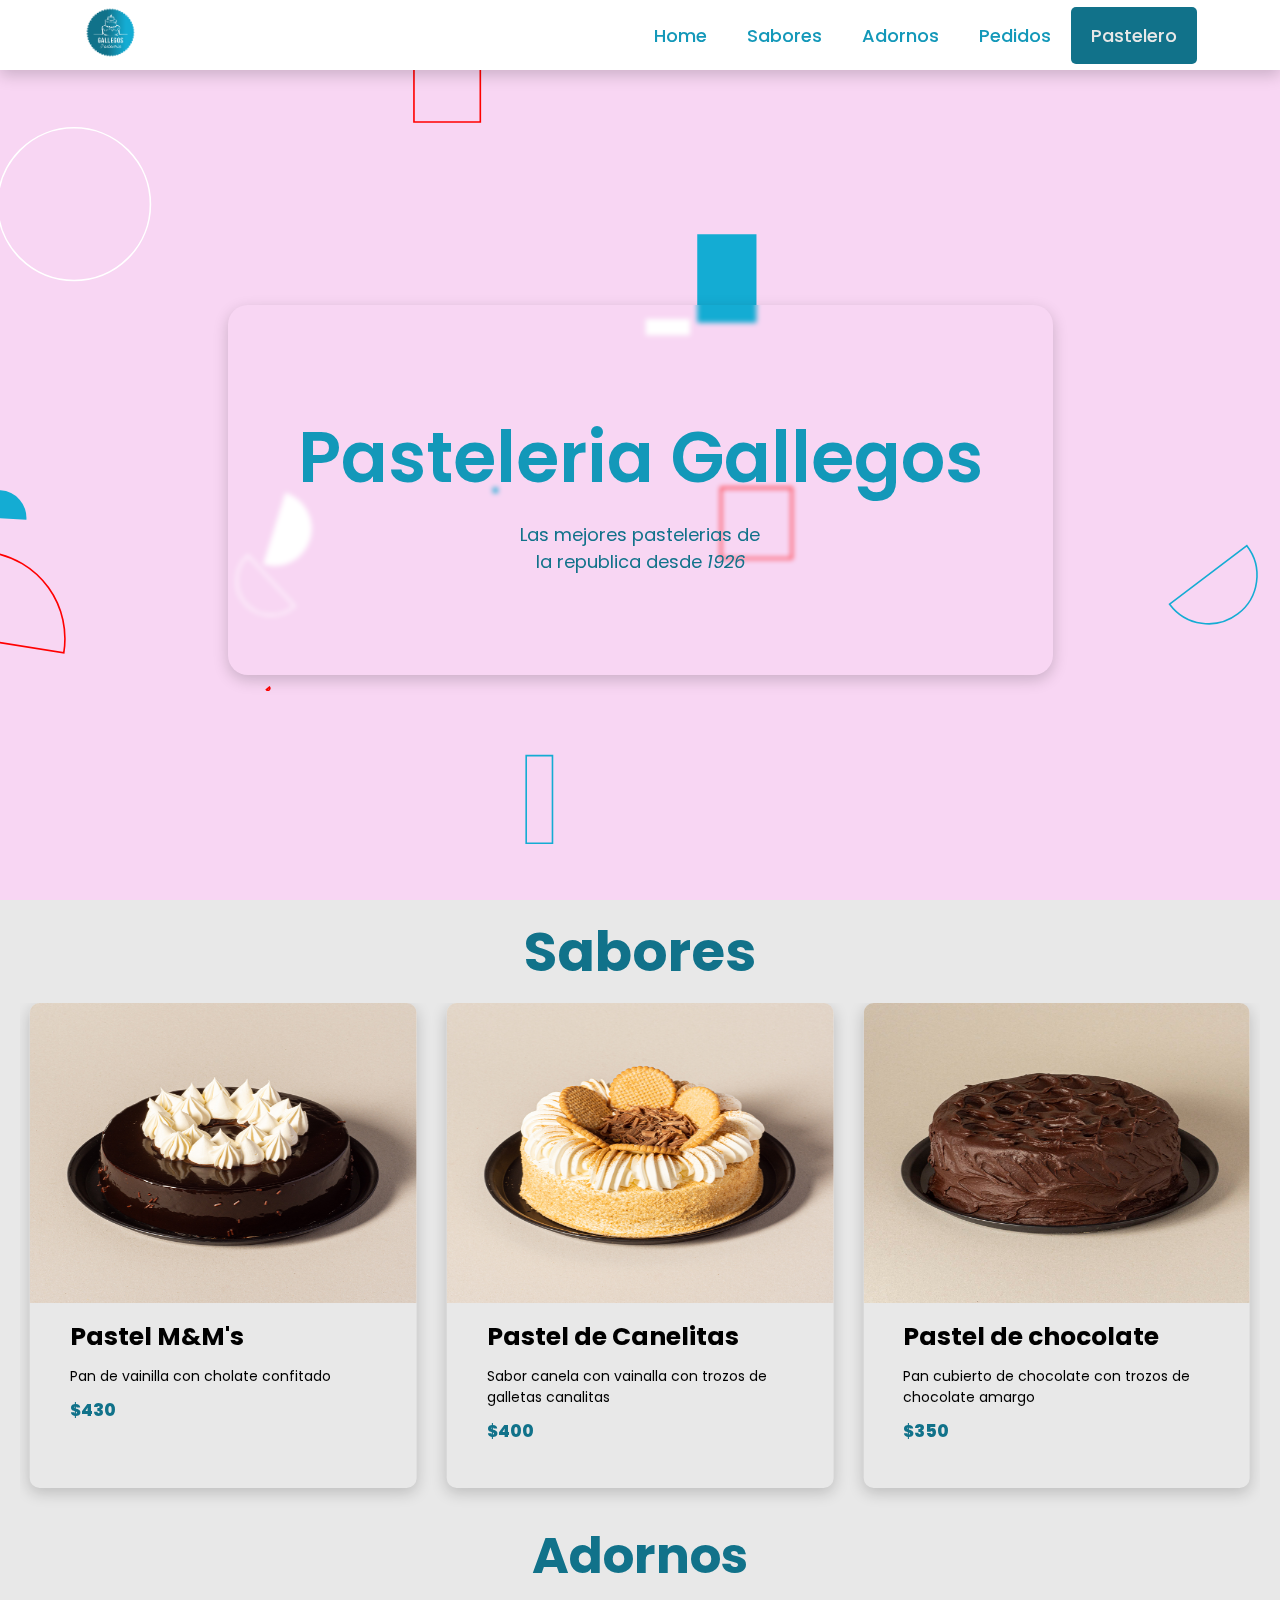
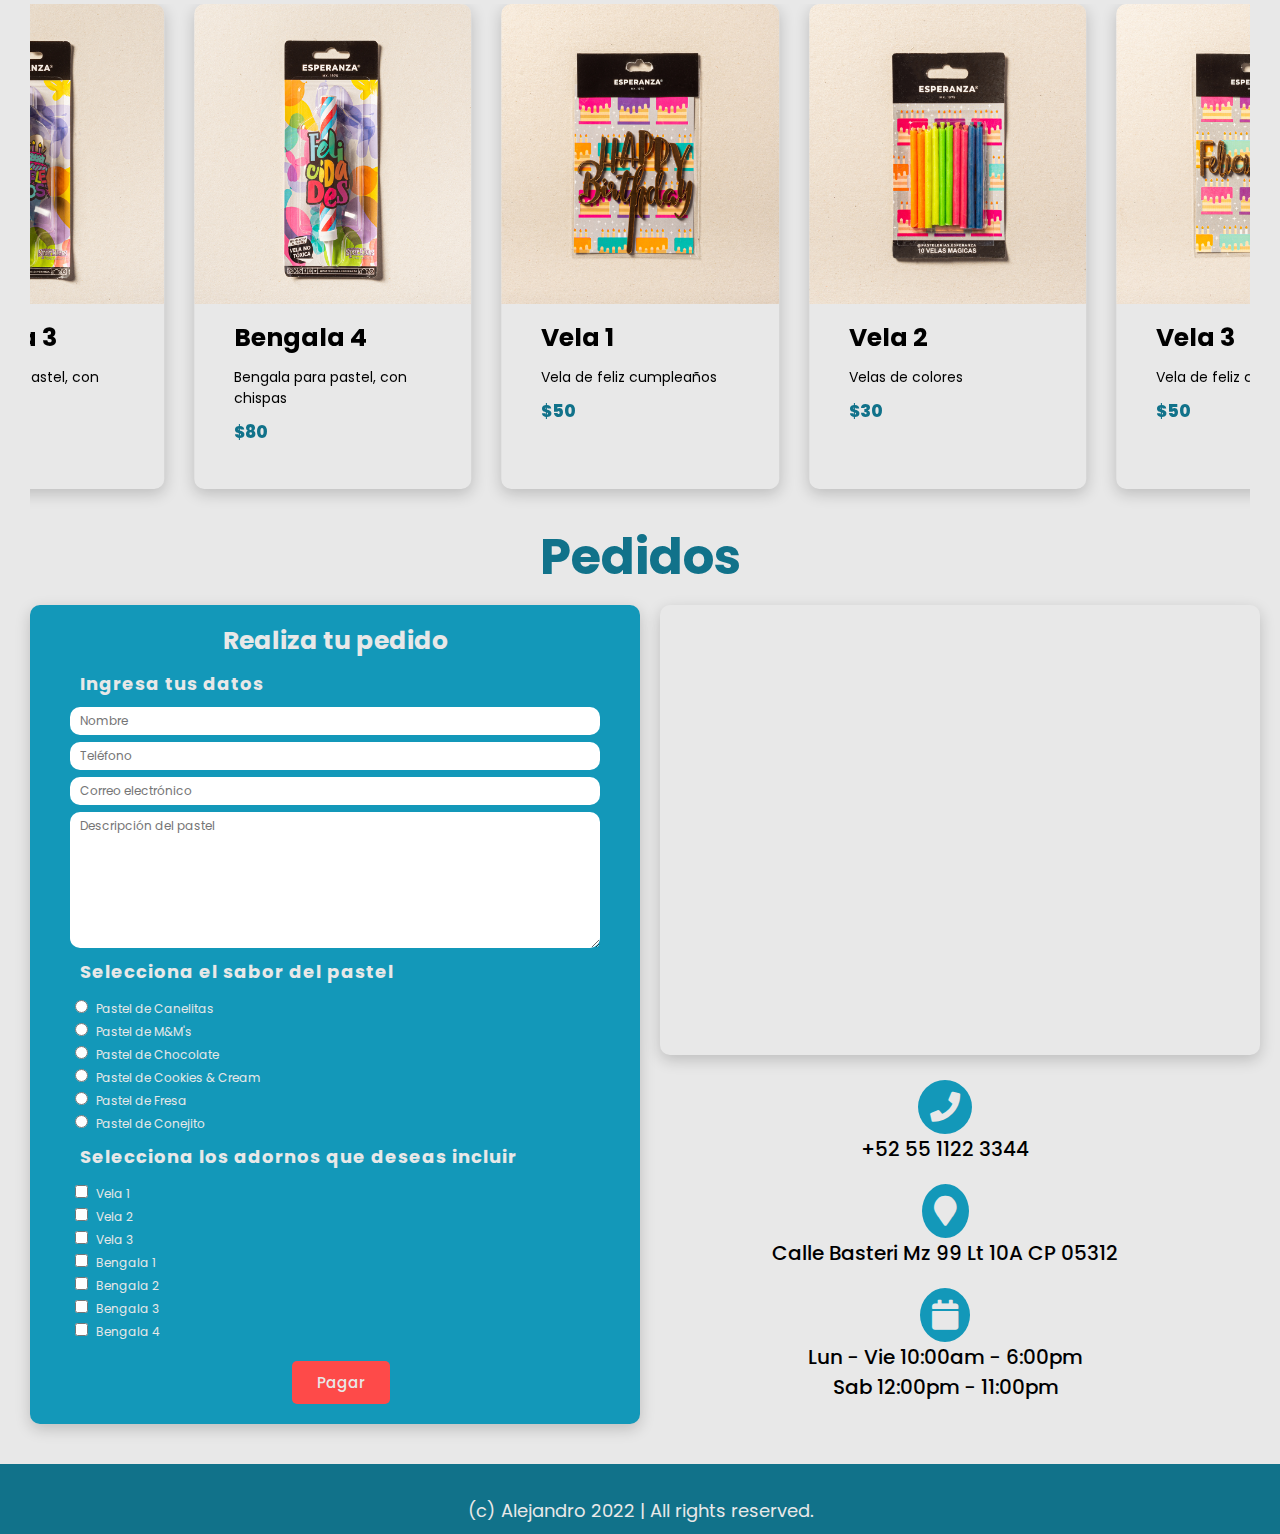
<file: Practica-2-Pastelero/index.html>
<!DOCTYPE html>
<html lang="en">
<head>
    <meta charset="UTF-8">
    <meta http-equiv="X-UA-Compatible" content="IE=edge">
    <meta name="viewport" content="width=device-width, initial-scale=1.0">
    
    <!-- Link CSS -->
    <link rel="stylesheet" href="./assets/style.css">

    <!-- Font Awesom CDN Link -->
    <link
      rel="stylesheet"
      href="https://cdnjs.cloudflare.com/ajax/libs/font-awesome/5.15.4/css/all.min.css"
    />
    
    <!-- Link SwiperJS Css -->
    <link
      rel="stylesheet"
      href="https://unpkg.com/swiper@8/swiper-bundle.min.css"
    />

    <title>Pasteleria Gallegos</title>
</head>
<body>

    <!-- HEADER SECTION -->
    <header class="header">
        <a href="./index.html" class="logo">
            <img src="./assets/img/gallegos.png" alt="Pasteleria Gallegos">
        </a>
        <nav class="navbar">
            <ul class="nav__list">
              <li class="nav__item"><a href="#home">Home</a></li>
              <li class="nav__item"><a href="#sabores">Sabores</a></li>
              <li class="nav__item"><a href="#adornos">Adornos</a></li>
              <li class="nav__item"><a href="#pedidos">Pedidos</a></li>
              <li class="nav__item" id="pastelero"><a href="./pastelero.html">Pastelero</a></li>
            </ul>
            <div class="iconClose">
              <i class="fa fa-times sidebarClose"></i>
            </div>
          </nav>
    
          <div class="iconBar">
            <i class="fa fa-bars sidebarOpen"></i>
          </div>
    </header>
    <!-- HEADER SECTION ENDS-->

    <!-- HOME SECTION STARTS-->
    <section id="home" class="home">
        <div class="content">
            <h1 class="title-banner">Pasteleria Gallegos</h1>
            <p class="description">Las mejores pastelerias de <br>la republica desde <i>1926</i></p>
        </div>
    </section>
    <!-- HOME SECTION ENDS-->

    <!-- SABORES SECTION STARTS -->
    <section id="sabores" class="sabores">
        <h2>Sabores</h2>

        <div class="swiper sabores__slider">

            <div class="swiper-wrapper">

              <div class="swiper-slide sabores__box">
                <img
                  src="./assets/img/canelitas.jpg"
                  alt=""
                />
                <div class="sabores__box-content">
                  <h3 class="sabores__content-title">Pastel de Canelitas</h3>
                  <p class="sabores__content-title">Sabor canela con vainalla con trozos de galletas canalitas</p>
                  <span class="precios">$400</span>
                </div>
              </div>

              
              <div class="swiper-slide sabores__box">
                <img
                  src="./assets/img/chocolate.jpg"
                  alt=""
                />
                <div class="sabores__box-content">
                  <h3 class="sabores__content-title">Pastel de chocolate</h3>
                  <p class="sabores__content-title">Pan cubierto de chocolate con trozos de chocolate amargo</p>
                  <span class="precios">$350</span>
                </div>
              </div>

              
              <div class="swiper-slide sabores__box">
                <img
                  src="./assets/img/cookies-cream.jpg"
                  alt=""
                />
                <div class="sabores__box-content">
                  <h3 class="sabores__content-title">Pastel Cookies & Cream</h3>
                  <p class="sabores__content-title">Pan con trozos de galleta oreo, cubierto de crema</p>
                  <span class="precios">$420</span>
                </div>
              </div>

              
              <div class="swiper-slide sabores__box">
                <img
                  src="./assets/img/fresa.jpg"
                  alt=""
                />
                <div class="sabores__box-content">
                  <h3 class="sabores__content-title">Pastel de fresca</h3>
                  <p class="sabores__content-title">Pan de vainilla con mermelada y trozos de fresa</p>
                  <span class="precios">$350</span>
                </div>
              </div>

              
              <div class="swiper-slide sabores__box">
                <img
                  src="./assets/img/pastel-conejito.jpg"
                  alt=""
                />
                <div class="sabores__box-content">
                  <h3 class="sabores__content-title">Pastel de conejito</h3>
                  <p class="sabores__content-title">Pan de chocolate con figuras de conejo de chocolate</p>
                  <span class="precios">$430</span>
                </div>
              </div>

              
              <div class="swiper-slide sabores__box">
                <img
                  src="./assets/img/pastel-m&m.jpg"
                  alt=""
                />
                <div class="sabores__box-content">
                  <h3 class="sabores__content-title">Pastel M&M's</h3>
                  <p class="sabores__content-title">Pan de vainilla con cholate confitado</p>
                  <span class="precios">$430</span>
                </div>
              </div>              
    
            </div>

          </div>
        

    </section>
    <!-- SABORES SECTION ENDS -->

    <!-- ADORNOS SECTION STARTS -->
    <section class="adornos" id="adornos">
        <h2 class="heading">Adornos</h2>
  
        <div class="swiper adornos__slider">

          <div class="swiper-wrapper">
            
            <div class="swiper-slide sabores__box">
              <img
                src="./assets/img/vela_2.jpg"
                alt=""
              />
              <div class="sabores__box-content">
                <h3 class="sabores__content-title">Vela 1</h3>
                <p class="sabores__content-title">Vela de feliz cumpleaños</p>
                <span class="precios">$50</span>
              </div>
            </div>

            
            <div class="swiper-slide sabores__box">
              <img
                src="./assets/img/vela_3.jpg"
                alt=""
              />
              <div class="sabores__box-content">
                <h3 class="sabores__content-title">Vela 2</h3>
                <p class="sabores__content-title">Velas de colores</p>
                <span class="precios">$30</span>
              </div>
            </div>

            
            <div class="swiper-slide sabores__box">
              <img
                src="./assets/img/vela_4.jpg"
                alt=""
              />
              <div class="sabores__box-content">
                <h3 class="sabores__content-title">Vela 3</h3>
                <p class="sabores__content-title">Vela de feliz cumpleaños</p>
                <span class="precios">$50</span>
              </div>
            </div>

            
            <div class="swiper-slide sabores__box">
              <img
                src="./assets/img/bengala 1.jpg"
                alt=""
              />
              <div class="sabores__box-content">
                <h3 class="sabores__content-title">Bengala 1</h3>
                <p class="sabores__content-title">Bengala para pastel, con chispas</p>
                <span class="precios">$80</span>
              </div>
            </div>

            
            <div class="swiper-slide sabores__box">
              <img
                src="./assets/img/bengala 2.jpg"
                alt=""
              />
              <div class="sabores__box-content">
                <h3 class="sabores__content-title">Bengala 2</h3>
                <p class="sabores__content-title">Bengala para pastel, con chispas</p>
                <span class="precios">$80</span>
              </div>
            </div>              

            
            <div class="swiper-slide sabores__box">
              <img
                src="./assets/img/bengala 3.jpg"
                alt=""
              />
              <div class="sabores__box-content">
                <h3 class="sabores__content-title">Bengala 3</h3>
                <p class="sabores__content-title">Bengala para pastel, con chispas</p>
                <span class="precios">$80</span>
              </div>
            </div>              
  

            
            <div class="swiper-slide sabores__box">
              <img
                src="./assets/img/bengala 4.jpg"
                alt=""
              />
              <div class="sabores__box-content">
                <h3 class="sabores__content-title">Bengala 4</h3>
                <p class="sabores__content-title">Bengala para pastel, con chispas</p>
                <span class="precios">$80</span>
              </div>
            </div>              
          </div>

        </div>
      </section>
    <!-- ADORNOS SECTION ENDS -->

    <!-- PEDIDOS SECTION STARTS -->
    <section class="pedidos" id="pedidos">
        
        <h2 class="heading">Pedidos</h2>

       <div class="pedidos__container">
        <form action="" class="formulario">


          <h3>Realiza tu pedido</h3>

          <h4>Ingresa tus datos</h4>
          <input type="text" name="nombre" id="nombre" placeholder="Nombre" class="datos">
          <input type="tel" name="tel" id="tel" placeholder="Teléfono" class="datos">
          <input type="email" name="correo" id="correo" placeholder="Correo electrónico" class="datos">
          <textarea name="descripcion" id="descripcion" cols="30" rows="7" placeholder="Descripción del pastel"></textarea>

          <h4>Selecciona el sabor del pastel</h4>

          <input type="radio" name="sabores" id="canelitas" value="canelitas">
          <label for="canelitas">Pastel de Canelitas
          </label><br>
          <input type="radio" name="sabores" id="m&m" value="m&m">
          <label for="m&m">Pastel de M&M's
          </label><br>
          <input type="radio" name="sabores" id="chocolate" value="chocolate">
          <label for="chocolate">Pastel de Chocolate
          </label><br>
          <input type="radio" name="sabores" id="cookies" value="cookies">
          <label for="cookies">Pastel de Cookies & Cream
          </label><br>
          <input type="radio" name="sabores" id="fresa" value="fresa">
          <label for="fresa">Pastel de Fresa
          </label><br>
          <input type="radio" name="sabores" id="conejito" value="conejito">
          <label for="conejito">Pastel de Conejito
          </label>


          <h4>Selecciona los adornos que deseas incluir</h4>
          <input type="checkbox" name="vela1" id="vela1" value="vela1">
          <label for="vela1">Vela 1
          </label><br>
          <input type="checkbox" name="vela2" id="vela2" value="vela2">
          <label for="vela">Vela 2
          </label><br>
          <input type="checkbox" name="vela3" id="vela3" value="vela3">
          <label for="vela3">Vela 3
          </label><br>
          <input type="checkbox" name="bengala1" id="bengala1" value="bengala1">
          <label for="bengala1">Bengala 1
          </label><br>
          <input type="checkbox" name="bengala2" id="bengala2" value="bengala2">
          <label for="bengala2">Bengala 2
          </label><br>
          <input type="checkbox" name="bengala3" id="bengala3" value="bengala3">
          <label for="bengala3">Bengala 3
          </label><br>
          <input type="checkbox" name="bengala4" id="bengala4" value="bengala4">
          <label for="bengala4">Bengala 4
          </label>

          <input type="submit" value="Pagar" class="button">
          
        </form>
        
        <div class="contact">

          <iframe src="https://www.google.com/maps/embed?pb=!1m18!1m12!1m3!1d3762.6487309285358!2d-99.1691798858254!3d19.427577545877124!2m3!1f0!2f0!3f0!3m2!1i1024!2i768!4f13.1!3m3!1m2!1s0x85d1ff359214d167%3A0xe590a7ce1cf5e4de!2sCuauht%C3%A9moc%2C%2006500%20Ciudad%20de%20M%C3%A9xico%2C%20CDMX!5e0!3m2!1ses-419!2smx!4v1667252592558!5m2!1ses-419!2smx" width="600" height="450" style="border:0;" allowfullscreen="" loading="lazy" referrerpolicy="no-referrer-when-downgrade" class="map"></iframe>
          
          <div class="contact__container">
            <i class="fas fa-phone contact__icon"></i>
            <p>+52 55 1122 3344</p>
          </div>

          <div class="contact__container">
            <i class="fa fa-map-marker contact__icon" aria-hidden="true"></i>
            <p>Calle Basteri Mz 99 Lt 10A CP 05312</p>
          </div>
          
          <div class="contact__container">
            <i class="fa fa-calendar contact__icon" aria-hidden="true"></i>
            <p>Lun - Vie  10:00am - 6:00pm<br>Sab  12:00pm - 11:00pm
            </p>
          </div>
          
        </div>
        
      </div>
    </section>
    <!-- PEDIDOS SECTION ENDS -->

    <!-- FOOTER STARTS -->
    <footer class="footer">
        <span>
          (c) Alejandro 2022 | All rights reserved. 
        </span>
    </footer>
    <!-- FOOTER ENDS -->
    
    <!-- Link SwiperKJS JS -->
    <script src="https://unpkg.com/swiper@8/swiper-bundle.min.js"></script>

    <script src="./assets/main.js"></script>
</body>
</html>
</file>
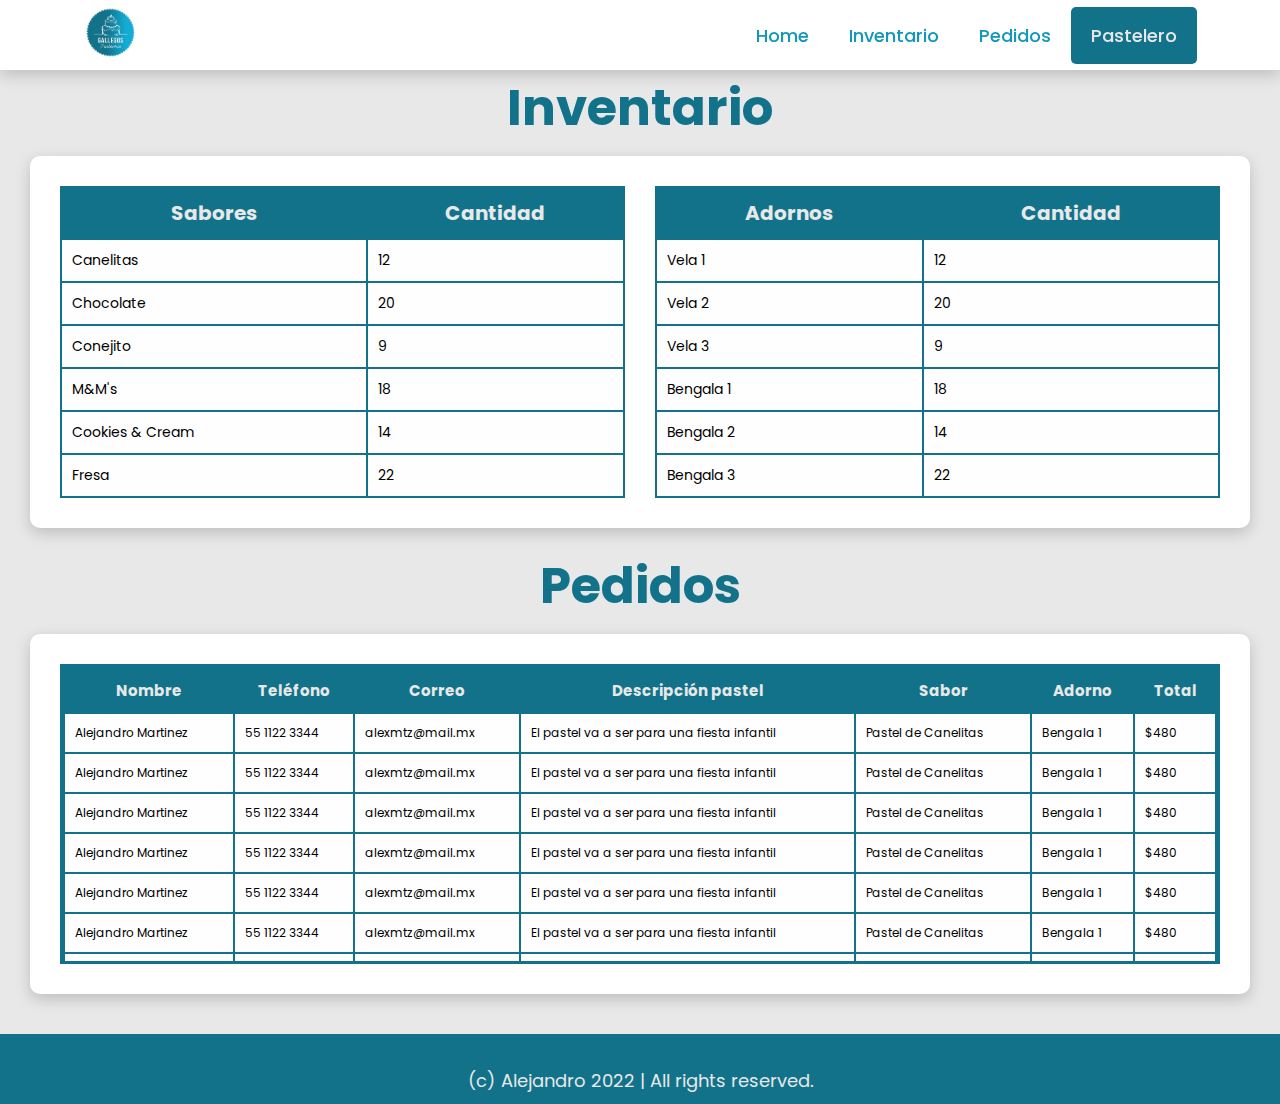
<file: Practica-2-Pastelero/pastelero.html>
<!DOCTYPE html>
<html lang="en">
<head>
    <meta charset="UTF-8">
    <meta http-equiv="X-UA-Compatible" content="IE=edge">
    <meta name="viewport" content="width=device-width, initial-scale=1.0">
      <!-- Link CSS -->
      <link rel="stylesheet" href="./assets/style.css">

      <!-- Font Awesom CDN Link -->
      <link
        rel="stylesheet"
        href="https://cdnjs.cloudflare.com/ajax/libs/font-awesome/5.15.4/css/all.min.css"
      />
    <title>Pastelero</title>
</head>
<body>

    <!-- HEADER SECTION -->
    <header class="header">
        <a href="./index.html" class="logo">
            <img src="./assets/img/gallegos.png" alt="Pasteleria Gallegos">
        </a>
        <nav class="navbar">
            <ul class="nav__list">
              <li class="nav__item"><a href="./index.html">Home</a></li>
              <li class="nav__item"><a href="#inventario">Inventario</a></li>
              <li class="nav__item"><a href="#pedidos-pastelero">Pedidos</a></li>
              <li class="nav__item" id="pastelero"><a href="./pastelero.html">Pastelero</a></li>
            </ul>
          </nav>
    </header> 

    <!-- INVENTARIO SECTION -->
    <section class="tablas" id="inventario">
        
        <h2 class="heading">Inventario</h2>

        <div class="tablas__container">
            <table class="tabla tabla-sabor">
                <tr>
                    <th class="inventario-head">Sabores</th>
                    <th class="inventario-head">Cantidad</th>
                </tr>
                <tr>
                    <td class="inventario-data">Canelitas</td>
                    <td class="inventario-data">12</td>
                </tr>
                <tr>
                    <td class="inventario-data">Chocolate</td>
                    <td class="inventario-data">20</td>
                </tr>
                <tr>
                    <td class="inventario-data">Conejito</td>
                    <td class="inventario-data">9</td>
                </tr>
                <tr>
                    <td class="inventario-data">M&M's</td>
                    <td class="inventario-data">18</td>
                </tr>
                <tr>
                    <td class="inventario-data">Cookies & Cream</td>
                    <td class="inventario-data">14</td>
                </tr>
                <tr>
                    <td class="inventario-data">Fresa</td>
                    <td class="inventario-data">22</td>
                </tr>
            </table>
        
        
            <table class="tabla tabla-adornos">
                <tr>
                    <th class="inventario-head">Adornos</th>
                    <th class="inventario-head">Cantidad</th>
                </tr>
                <tr>
                    <td class="inventario-data">Vela 1</td>
                    <td class="inventario-data">12</td>
                </tr>
                <tr>
                    <td class="inventario-data">Vela 2</td>
                    <td class="inventario-data">20</td>
                </tr>
                <tr>
                    <td class="inventario-data">Vela 3</td>
                    <td class="inventario-data">9</td>
                </tr>
                <tr>
                    <td class="inventario-data">Bengala 1</td>
                    <td class="inventario-data">18</td>
                </tr>
                <tr>
                    <td class="inventario-data">Bengala 2</td>
                    <td class="inventario-data">14</td>
                </tr>
                <tr>
                    <td class="inventario-data">Bengala 3</td>
                    <td class="inventario-data">22</td>
                </tr>
            </table>
        </div>
        
    </section>

    <!-- PEDIDOS SECTION -->
    <section class="pedidos-pastelero" id="pedidos-pastelero">

        <h2 class="heading">Pedidos</h2>

        <div class="tabla__container">
            <div class="tabla-ped">
                <table class="tabla tabla-pedidos">
                    <tr>
                        <th class="pedidos-head">Nombre</th>
                        <th class="pedidos-head">Teléfono</th>
                        <th class="pedidos-head">Correo</th>
                        <th class="pedidos-head">Descripción pastel</th>
                        <th class="pedidos-head">Sabor</th>
                        <th class="pedidos-head">Adorno</th>
                        <th class="pedidos-head">Total</th>
                    </tr>
                    <tr>
                        <td class="pedidos-data">Alejandro Martinez</td>
                        <td class="pedidos-data">55 1122 3344</td>
                        <td class="pedidos-data">alexmtz@mail.mx</td>
                        <td class="pedidos-data">El pastel va a ser para una fiesta infantil</td>
                        <td class="pedidos-data">Pastel de Canelitas</td>
                        <td class="pedidos-data">Bengala 1</td>
                        <td class="pedidos-data">$480</td>
                    </tr>
    
                    <tr>
                        <td class="pedidos-data">Alejandro Martinez</td>
                        <td class="pedidos-data">55 1122 3344</td>
                        <td class="pedidos-data">alexmtz@mail.mx</td>
                        <td class="pedidos-data">El pastel va a ser para una fiesta infantil</td>
                        <td class="pedidos-data">Pastel de Canelitas</td>
                        <td class="pedidos-data">Bengala 1</td>
                        <td class="pedidos-data">$480</td>
                    </tr>
    
                    <tr>
                        <td class="pedidos-data">Alejandro Martinez</td>
                        <td class="pedidos-data">55 1122 3344</td>
                        <td class="pedidos-data">alexmtz@mail.mx</td>
                        <td class="pedidos-data">El pastel va a ser para una fiesta infantil</td>
                        <td class="pedidos-data">Pastel de Canelitas</td>
                        <td class="pedidos-data">Bengala 1</td>
                        <td class="pedidos-data">$480</td>
                    </tr>
    
                    <tr>
                        <td class="pedidos-data">Alejandro Martinez</td>
                        <td class="pedidos-data">55 1122 3344</td>
                        <td class="pedidos-data">alexmtz@mail.mx</td>
                        <td class="pedidos-data">El pastel va a ser para una fiesta infantil</td>
                        <td class="pedidos-data">Pastel de Canelitas</td>
                        <td class="pedidos-data">Bengala 1</td>
                        <td class="pedidos-data">$480</td>
                    </tr>
    
                    <tr>
                        <td class="pedidos-data">Alejandro Martinez</td>
                        <td class="pedidos-data">55 1122 3344</td>
                        <td class="pedidos-data">alexmtz@mail.mx</td>
                        <td class="pedidos-data">El pastel va a ser para una fiesta infantil</td>
                        <td class="pedidos-data">Pastel de Canelitas</td>
                        <td class="pedidos-data">Bengala 1</td>
                        <td class="pedidos-data">$480</td>
                    </tr>
    
                    <tr>
                        <td class="pedidos-data">Alejandro Martinez</td>
                        <td class="pedidos-data">55 1122 3344</td>
                        <td class="pedidos-data">alexmtz@mail.mx</td>
                        <td class="pedidos-data">El pastel va a ser para una fiesta infantil</td>
                        <td class="pedidos-data">Pastel de Canelitas</td>
                        <td class="pedidos-data">Bengala 1</td>
                        <td class="pedidos-data">$480</td>
                    </tr>
    
                    <tr>
                        <td class="pedidos-data">Alejandro Martinez</td>
                        <td class="pedidos-data">55 1122 3344</td>
                        <td class="pedidos-data">alexmtz@mail.mx</td>
                        <td class="pedidos-data">El pastel va a ser para una fiesta infantil</td>
                        <td class="pedidos-data">Pastel de Canelitas</td>
                        <td class="pedidos-data">Bengala 1</td>
                        <td class="pedidos-data">$480</td>
                    </tr>
    
                    <tr>
                        <td class="pedidos-data">Alejandro Martinez</td>
                        <td class="pedidos-data">55 1122 3344</td>
                        <td class="pedidos-data">alexmtz@mail.mx</td>
                        <td class="pedidos-data">El pastel va a ser para una fiesta infantil</td>
                        <td class="pedidos-data">Pastel de Canelitas</td>
                        <td class="pedidos-data">Bengala 1</td>
                        <td class="pedidos-data">$480</td>
                    </tr>
    
                    <tr>
                        <td class="pedidos-data">Alejandro Martinez</td>
                        <td class="pedidos-data">55 1122 3344</td>
                        <td class="pedidos-data">alexmtz@mail.mx</td>
                        <td class="pedidos-data">El pastel va a ser para una fiesta infantil</td>
                        <td class="pedidos-data">Pastel de Canelitas</td>
                        <td class="pedidos-data">Bengala 1</td>
                        <td class="pedidos-data">$480</td>
                    </tr>
    
                    <tr>
                        <td class="pedidos-data">Alejandro Martinez</td>
                        <td class="pedidos-data">55 1122 3344</td>
                        <td class="pedidos-data">alexmtz@mail.mx</td>
                        <td class="pedidos-data">El pastel va a ser para una fiesta infantil</td>
                        <td class="pedidos-data">Pastel de Canelitas</td>
                        <td class="pedidos-data">Bengala 1</td>
                        <td class="pedidos-data">$480</td>
                    </tr>
    
                    <tr>
                        <td class="pedidos-data">Alejandro Martinez</td>
                        <td class="pedidos-data">55 1122 3344</td>
                        <td class="pedidos-data">alexmtz@mail.mx</td>
                        <td class="pedidos-data">El pastel va a ser para una fiesta infantil</td>
                        <td class="pedidos-data">Pastel de Canelitas</td>
                        <td class="pedidos-data">Bengala 1</td>
                        <td class="pedidos-data">$480</td>
                    </tr>
    
                    <tr>
                        <td class="pedidos-data">Alejandro Martinez</td>
                        <td class="pedidos-data">55 1122 3344</td>
                        <td class="pedidos-data">alexmtz@mail.mx</td>
                        <td class="pedidos-data">El pastel va a ser para una fiesta infantil</td>
                        <td class="pedidos-data">Pastel de Canelitas</td>
                        <td class="pedidos-data">Bengala 1</td>
                        <td class="pedidos-data">$480</td>
                    </tr>
                </table>
            </div>
        </div>

    </section>

    <!-- FOOTER STARTS -->
    <footer class="footer">
        <span>
          (c) Alejandro 2022 | All rights reserved. 
        </span>
    </footer>
    <!-- FOOTER ENDS -->

</body>
</html>
</file>
<file: Practica-2-Pastelero/assets/style.css>
@import url("https://fonts.googleapis.com/css2?family=Poppins:wght@300;400;500;600&display=swap");

:root {
  --body-color: #e8e8e8;
  --box-shadow: 0 0.5rem 1.5rem rgba(0, 0, 0, 0.185);
  --blue-1: #11728a;
  --blue-2: #1398b9;
}

* {
    margin: 0;
    padding: 0;
    font-family: "Poppins", sans-serif;
    text-decoration: none;
    box-sizing: border-box;
    outline: none;
    border: none;
  }

  html {
    font-size: 62.5%;
    scroll-behavior: smooth;
    scroll-padding-top: 7rem;
    overflow-x: hidden;
  }

  body{
    background-color: var(--body-color);
  }

  .heading{
      text-align: center;
      font-size: 5rem;
      color: var(--blue-1);
      margin: 1rem 0rem;
    
  }

/* ========= HEADER =============== */

.header{
  position: fixed;
  top: 0;
  left: 0;
  width: 100%;
  height: max-content;
  display: flex;
  align-items: center;
  justify-content: space-between;
  background-color: #fff;
  padding: 0.5rem 6.5%;
  z-index: 1000;
  box-shadow: var(--box-shadow);
}


.logo img{
  /* display: flex; */
  height: 5.5rem;
  /* border: 1px solid purple; */
}

/* ========= NAVBAR =============== */

.navbar{
  position: relative;
  width: 100%;
  height: 100%;
  display: flex;
  align-items: center;
  justify-content: flex-end;
}

.nav__list{
  display: flex;
  flex-direction: row;  

  list-style: none;
}

.nav__item{
  padding: 1.5rem 2rem;
  border-radius: 0.5rem;
}

.nav__item a{
  font-size: 1.8rem;
  font-weight: 500;
  color: var(--blue-2);
  text-decoration: none;

}

.nav__item:hover{
  background-color: #f5f5f5;
}

.iconClose{
  display: none;
}

.iconBar{
  display: none;
}

#pastelero{
  background-color: var(--blue-1);
  color: #e8e8e8;
}

#pastelero a{
  color: #e8e8e8;
}


/* ============= HOME ============= */

.home{
  display: flex;
  align-items: center;
  justify-content: center;
  background-image: url("data:image/svg+xml,%3csvg xmlns='http://www.w3.org/2000/svg' version='1.1' xmlns:xlink='http://www.w3.org/1999/xlink' xmlns:svgjs='http://svgjs.com/svgjs' width='1440' height='560' preserveAspectRatio='none' viewBox='0 0 1440 560'%3e%3cg mask='url(%26quot%3b%23SvgjsMask1011%26quot%3b)' fill='none'%3e%3crect width='1440' height='560' x='0' y='0' fill='rgba(248%2c 214%2c 243%2c 1)'%3e%3c/rect%3e%3cpath d='M1204.3 487.92L1233.38 487.92L1233.38 517L1204.3 517z' stroke='rgba(255%2c 255%2c 255%2c 1)'%3e%3c/path%3e%3cpath d='M1258.48 465.06L1270.2 465.06L1270.2 476.78L1258.48 476.78z' fill='rgba(255%2c 255%2c 255%2c 1)'%3e%3c/path%3e%3cpath d='M97.97 175L132 175L132 212.74L97.97 212.74z' stroke='rgba(20%2c 172%2c 211%2c 1)'%3e%3c/path%3e%3cpath d='M770.48 303.55L814.48 303.55L814.48 347.55L770.48 347.55z' stroke='rgba(255%2c 0%2c 0%2c 1)'%3e%3c/path%3e%3cpath d='M128.67 486.63a39.93 39.93 0 1 0-43.17 67.18z' fill='rgba(255%2c 0%2c 0%2c 1)'%3e%3c/path%3e%3cpath d='M112.75 66.88a25.78 25.78 0 1 0-50.63 9.75z' stroke='rgba(255%2c 0%2c 0%2c 1)'%3e%3c/path%3e%3cpath d='M1238.43 323.56a42.24 42.24 0 1 0 53.07 65.74z' fill='rgba(255%2c 0%2c 0%2c 1)'%3e%3c/path%3e%3cpath d='M1434.72 217.38L1461.61 217.38L1461.61 244.27L1434.72 244.27z' stroke='rgba(255%2c 0%2c 0%2c 1)'%3e%3c/path%3e%3cpath d='M628.48 303.45L631.69 303.45L631.69 306.66L628.48 306.66z' fill='rgba(20%2c 172%2c 211%2c 1)'%3e%3c/path%3e%3cpath d='M105.09 76.53L126.21 76.53L126.21 114.79L105.09 114.79z' stroke='rgba(255%2c 255%2c 255%2c 1)'%3e%3c/path%3e%3cpath d='M1244.06 94.53a30.17 30.17 0 1 0-60.03-6.1z' fill='rgba(20%2c 172%2c 211%2c 1)'%3e%3c/path%3e%3cpath d='M1049.58 375.93a30.14 30.14 0 1 0 48.06-36.38z' stroke='rgba(20%2c 172%2c 211%2c 1)'%3e%3c/path%3e%3cpath d='M579.39 23.92L620.68 23.92L620.68 75.88L579.39 75.88z' stroke='rgba(255%2c 0%2c 0%2c 1)'%3e%3c/path%3e%3cpath d='M485.58 351.15a23.35 23.35 0 1 0 13.75-44.64z' fill='rgba(255%2c 255%2c 255%2c 1)'%3e%3c/path%3e%3cpath d='M123.71 2.26 a6.18 6.18 0 1 0 12.36 0 a6.18 6.18 0 1 0 -12.36 0z' fill='rgba(20%2c 172%2c 211%2c 1)'%3e%3c/path%3e%3cpath d='M338.22 323.39a17.03 17.03 0 1 0-34-1.92z' fill='rgba(20%2c 172%2c 211%2c 1)'%3e%3c/path%3e%3cpath d='M649.22 470.19L665.58 470.19L665.58 524.71L649.22 524.71z' stroke='rgba(20%2c 172%2c 211%2c 1)'%3e%3c/path%3e%3cpath d='M361.5 406.16a54.31 54.31 0 1 0-107.26-17.13z' stroke='rgba(255%2c 0%2c 0%2c 1)'%3e%3c/path%3e%3cpath d='M1299.66 491.33L1330.02 491.33L1330.02 503.34L1299.66 503.34z' fill='rgba(255%2c 0%2c 0%2c 1)'%3e%3c/path%3e%3cpath d='M1424.58 5.8L1471.24 5.8L1471.24 52.46L1424.58 52.46z' stroke='rgba(20%2c 172%2c 211%2c 1)'%3e%3c/path%3e%3cpath d='M1179.58 146.87a16.31 16.31 0 1 0 0.97-32.6z' stroke='rgba(255%2c 0%2c 0%2c 1)'%3e%3c/path%3e%3cpath d='M129.71-29.36a30.83 30.83 0 1 0-6.91 61.27z' stroke='rgba(20%2c 172%2c 211%2c 1)'%3e%3c/path%3e%3cpath d='M292.71 14.19 a14.88 14.88 0 1 0 29.76 0 a14.88 14.88 0 1 0 -29.76 0z' stroke='rgba(20%2c 172%2c 211%2c 1)'%3e%3c/path%3e%3cpath d='M1290.7 147.4L1298.8 147.4L1298.8 155.5L1290.7 155.5z' fill='rgba(255%2c 0%2c 0%2c 1)'%3e%3c/path%3e%3cpath d='M118.39 550.23L150.35 550.23L150.35 582.19L118.39 582.19z' fill='rgba(20%2c 172%2c 211%2c 1)'%3e%3c/path%3e%3cpath d='M723.58 198.5L751.2 198.5L751.2 208.53L723.58 208.53z' fill='rgba(255%2c 255%2c 255%2c 1)'%3e%3c/path%3e%3cpath d='M1132.81 233.55 a54.25 54.25 0 1 0 108.5 0 a54.25 54.25 0 1 0 -108.5 0z' stroke='rgba(255%2c 255%2c 255%2c 1)'%3e%3c/path%3e%3cpath d='M1325.64 502.51a11.32 11.32 0 1 0-4.2 22.25z' stroke='rgba(20%2c 172%2c 211%2c 1)'%3e%3c/path%3e%3cpath d='M755.66 145.7L792.51 145.7L792.51 200.75L755.66 200.75z' fill='rgba(20%2c 172%2c 211%2c 1)'%3e%3c/path%3e%3cpath d='M320.37 127.04 a47.52 47.52 0 1 0 95.04 0 a47.52 47.52 0 1 0 -95.04 0z' stroke='rgba(255%2c 255%2c 255%2c 1)'%3e%3c/path%3e%3cpath d='M476.02 345.59a21.43 21.43 0 1 0 29.11 31.46z' stroke='rgba(255%2c 255%2c 255%2c 1)'%3e%3c/path%3e%3cpath d='M1226.81 566.6a34.21 34.21 0 1 0 58.74-35.08z' stroke='rgba(255%2c 0%2c 0%2c 1)'%3e%3c/path%3e%3cpath d='M487.61 429.1a1.2 1.2 0 1 0 1.84-1.55z' stroke='rgba(255%2c 0%2c 0%2c 1)'%3e%3c/path%3e%3c/g%3e%3cdefs%3e%3cmask id='SvgjsMask1011'%3e%3crect width='1440' height='560' fill='white'%3e%3c/rect%3e%3c/mask%3e%3c/defs%3e%3c/svg%3e");
  background-position: center;
  background-size: cover;
  height: 100vh;
  padding-top: 10rem;
  padding-bottom: 10rem;
}

.home .content{
  position: relative;
  top: 4rem;
  padding: 10rem 7rem;
  text-align: center;
  backdrop-filter: blur(2.5px);
  border-radius: 2rem;
  box-shadow: var(--box-shadow);
}

.home .content h1{
  color: var(--blue-2);
  font-size: 7rem;
  font-weight: 600;
}

.home .content p{
  color: var(--blue-1);
  margin-top: 1rem;
  font-size: 1.8rem;
  font-size: 500;
}

/* =========== SABORES ============ */

.sabores{
  padding: 0rem 2rem;
}

.sabores h2{
  text-align: center;
  font-size: 5.5rem;
  color: var(--blue-1);
  margin: 1rem 0rem;
}

.sabores__slider{
  display: flex;
  padding: 0 1rem 2rem !important; 
}

.sabores__box{
  width: 30%;
  height: 10rem;
  border-radius: 1rem;
  box-shadow: var(--box-shadow);
  overflow: hidden;
}

.sabores__box img{
  width: 100%;
  height: 30rem;
}

.sabores__box-content{
  height: 18rem;
  padding: 1rem 4rem;
}

.sabores__box-content h3{
  font-size: 2.5rem;
}

.sabores__box-content p{
  font-size: 1.4rem;
  padding: 1rem 0;
}

.sabores__box-content span{
  font-size: 1.7rem;
  font-weight: 800;
  color: var(--blue-1);
}


/* =========== SABORES ============ */

.adornos{
  padding: 0rem 3rem;
}

.adornos__slider{
  display: flex;
  padding: 0 1rem 2rem !important; 
}

.adornos__box{
  width: 20%;
  height: 100%;
  border-radius: 1rem;
  box-shadow: var(--box-shadow);
  overflow: hidden;
}

.adornos__box img{
  width: 100%;
}

.adornos__box-content{
  height: 15rem;
  padding: 1rem 4rem;
}

.adornos__box-content h3{
  font-size: 2.5rem;
}

.adornos__box-content p{
  font-size: 1.4rem;
  padding: 1rem 0;
}

.adornos__box-content span{
  font-size: 1.7rem;
  font-weight: 800;
  color: var(--blue-1);
}


/* ======= Pedidos ======== */

.pedidos{
  padding: 0rem 3rem 4rem;
}

.pedidos__container{
  display: flex;
  
}

.formulario{
  background-color: var(--blue-2);
  width: 50%;
  padding: 1rem 4rem;
  border-radius: 1rem;
  box-shadow: var(--box-shadow);
}

.formulario h3{
  text-align: center;
  font-size: 2.5rem;
  margin: 0.7rem 0;
  font-weight: 700;
  color: #e8e8e8;
}

.formulario h4{
  /* padding: .5rem 0; */
  font-size: 1.8rem;
  margin: 1rem;
  color: #e8e8e8;
  letter-spacing: 0.1rem;
}

.formulario .datos,
.formulario textarea{
  display: block;
  width: 100%;
  margin: 0.7rem 0;
  padding: 0.5rem 1rem;
  font-size: 1.2rem;
  border-radius: 1rem;
}

.formulario textarea{
  display: block;
  width: 100%;
  
}

.formulario label{
  font-size: 1.2rem;
  color: #e8e8e8;
  /* border: 1px solid black; */
}

.formulario input{
  margin: 0.5rem;
}

.formulario input[type="radio"],
.formulario input[type="checkbox"]{
font-size: 1.2rem;
}

.formulario input[type="radio"]:checked + label,
.formulario input[type="checkbox"]:checked + label{
  color: #FED766;
  font-weight: 600;
}

.formulario .button{
  display: block;
  position: relative;
  left: 40%;
  background-color: #FE4A49;
  color: #e8e8e8;
  margin: 2rem 1rem 1rem;
  padding: 1rem 2.5rem;
  font-size: 1.5rem;
  font-weight: 500;
  border-radius: 0.5rem;
  transition: all 0.3s linear;
}

.formulario .button:hover{
  font-weight:800;
  background-color: #c42c2c;
  box-sizing: border-box;
}

.contact{
  width: 50%;
}

.contact .map
{
  margin-left: 2rem;
  border-radius: 1rem;
  box-shadow: var(--box-shadow);
}

.contact .contact__container{
  display: block;
  text-align: center;
  margin: 2rem 0;
  font-size: 2rem;
  font-weight: 500;
}

.contact .contact__container .contact__icon{
  font-size: 3rem;
  background-color: var(--blue-2);
  color: #e8e8e8;
  border-radius: 50%;
  padding: 1.2rem;
}


/* ===== FOOTER ======== */
.footer{
  display: flex;
  background-color: var(--blue-1);
  height: 7rem;
  justify-content: center;
  align-items: flex-end;
}

.footer span{
  margin-bottom: 1rem;
  font-size: 1.8rem;
  color: #e8e8e8;
}



/* ==== Tabla sabores ==== */

.tablas{
  margin-top: 7rem;
  /* border: 1px solid black; */
}

.tablas__container{
  display: grid;
  grid-template-columns: repeat(auto-fit, minmax(50rem, 1fr));
  gap: 3rem;
  background-color: #fff;
  padding: 3rem;
  margin: 0 3rem;
  border-radius: 1rem;
  box-shadow: var(--box-shadow);
}

.tabla__container{
  display: flex;
  align-items: center;
  justify-content: center;
  
  background-color: #fff;
  padding: 1rem;
  margin: 0 3rem;
  border-radius: 1rem;
  box-shadow: var(--box-shadow);
}

.tabla{
  background-color: #e8e8e8;
  border-collapse: collapse;
}

.inventario-head,
.inventario-data,
.pedidos-head,
.pedidos-data{
  padding: 1rem;
  border: 2px solid var(--blue-1);
}

.inventario-head{
  font-size: 2rem;
  background-color: var(--blue-1);
  color: #e8e8e8;
}

.inventario-data{
  font-size: 1.4rem;
  background-color: #fefefe;
}

.pedidos-pastelero{
  margin: 2rem 0 4rem;
  padding: 0;
}

.tabla-ped{
  width: 100%;
  margin: 2rem;
  padding: 0;
  overflow-y: scroll;
  height: 30rem;
  border: 3px solid var(--blue-1);
}

.tabla-pedidos{
  width: 100%;
}

.pedidos-head{
  position: sticky;
  top: 0;
  left: 0;
  margin: 0;
  font-size: 1.5rem;
  background-color: var(--blue-1);
  color: #e8e8e8;
}

.pedidos-data{
  font-size: 1.2rem;
  background-color: #fefefe;
}
</file>
